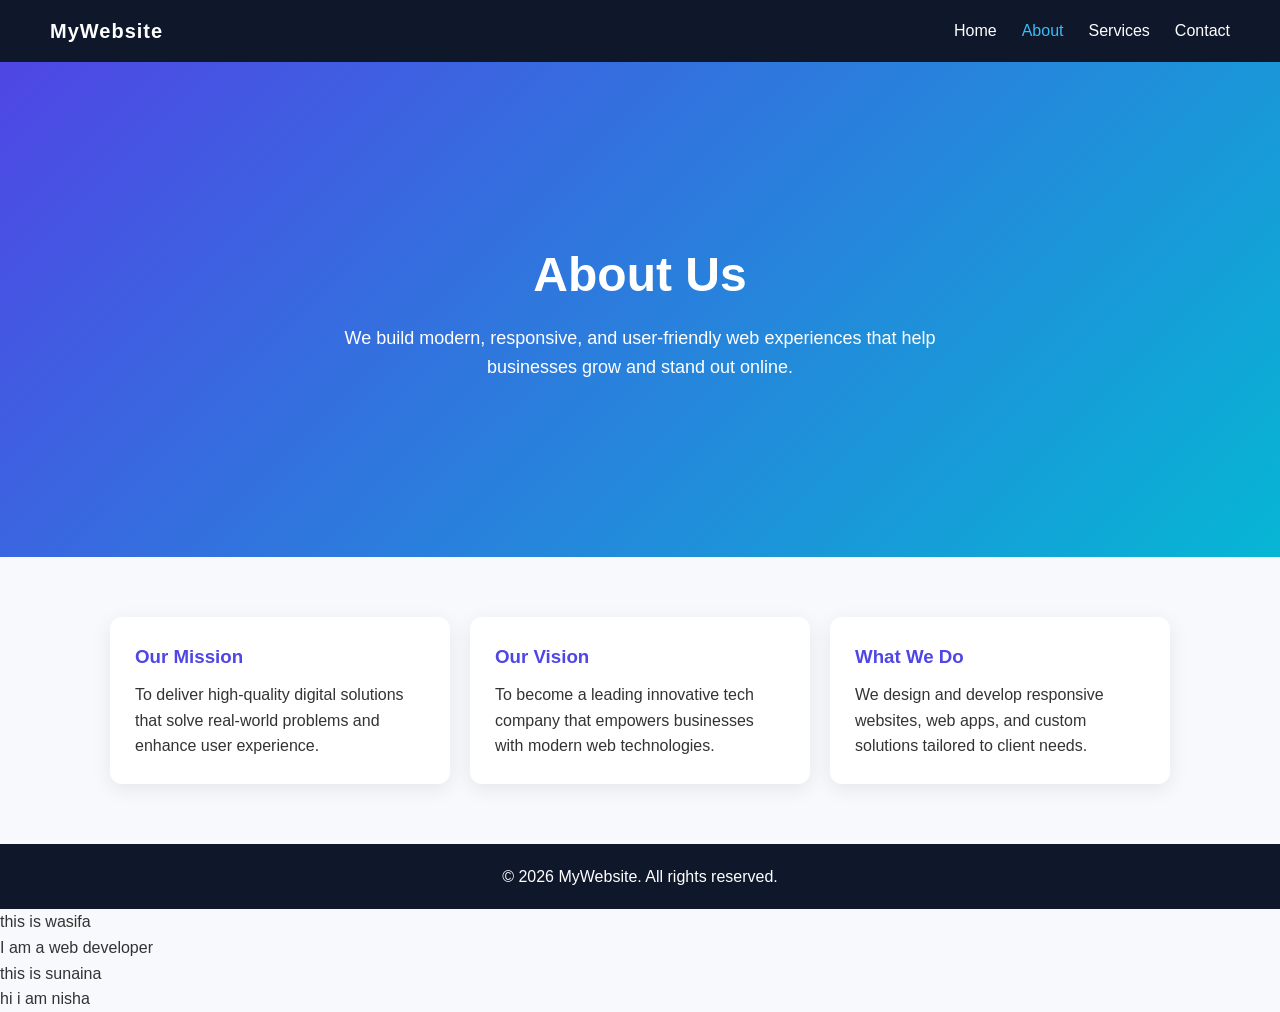
<file: about.html>
<!DOCTYPE html>
<html lang="en">
<head>
<meta charset="UTF-8">
<meta name="viewport" content="width=device-width, initial-scale=1.0">
<title>About Us</title>

<style>
    * {
        margin: 0;
        padding: 0;
        box-sizing: border-box;
        font-family: "Segoe UI", sans-serif;
    }

    body {
        background: #f7f9fc;
        color: #333;
        line-height: 1.6;
    }

    /* NAVBAR STYLE (for integration) */
    .navbar {
        display: flex;
        justify-content: space-between;
        align-items: center;
        padding: 15px 50px;
        background: #0f172a;
        color: #fff;
        position: sticky;
        top: 0;
        z-index: 1000;
    }

    .navbar .logo {
        font-size: 20px;
        font-weight: bold;
        letter-spacing: 1px;
    }

    .navbar ul {
        list-style: none;
        display: flex;
        gap: 25px;
    }

    .navbar ul li a {
        color: #fff;
        text-decoration: none;
        transition: 0.3s;
    }

    .navbar ul li a:hover {
        color: #38bdf8;
    }

    /* HERO SECTION */
    .hero {
        height: 55vh;
        display: flex;
        align-items: center;
        justify-content: center;
        text-align: center;
        background: linear-gradient(135deg, #4f46e5, #06b6d4);
        color: white;
        padding: 20px;
    }

    .hero h1 {
        font-size: 48px;
        margin-bottom: 10px;
    }

    .hero p {
        font-size: 18px;
        max-width: 600px;
    }

    /* ABOUT CONTENT */
    .about-container {
        max-width: 1100px;
        margin: 60px auto;
        padding: 0 20px;
        display: grid;
        grid-template-columns: repeat(auto-fit, minmax(250px, 1fr));
        gap: 20px;
    }

    .card {
        background: white;
        padding: 25px;
        border-radius: 12px;
        box-shadow: 0 5px 20px rgba(0,0,0,0.08);
        transition: 0.3s ease;
    }

    .card:hover {
        transform: translateY(-5px);
    }

    .card h3 {
        margin-bottom: 10px;
        color: #4f46e5;
    }

    /* FOOTER */
    footer {
        text-align: center;
        padding: 20px;
        background: #0f172a;
        color: #fff;
        margin-top: 50px;
    }

    /* RESPONSIVE */
    @media (max-width: 768px) {
        .navbar {
            flex-direction: column;
            gap: 10px;
        }

        .hero h1 {
            font-size: 32px;
        }
    }
</style>
</head>

<body>

<!-- NAVBAR -->
<div class="navbar">
    <div class="logo">MyWebsite</div>
    <ul>
        <li><a href="index.html">Home</a></li>
        <li><a href="about.html" style="color:#38bdf8;">About</a></li>
        <li><a href="services.html">Services</a></li>
        <li><a href="contact.html">Contact</a></li>
    </ul>
</div>

<!-- HERO -->
<section class="hero">
    <div>
        <h1>About Us</h1>
        <p>We build modern, responsive, and user-friendly web experiences that help businesses grow and stand out online.</p>
    </div>
</section>

<!-- ABOUT SECTION -->
<section class="about-container">

    <div class="card">
        <h3>Our Mission</h3>
        <p>To deliver high-quality digital solutions that solve real-world problems and enhance user experience.</p>
    </div>

    <div class="card">
        <h3>Our Vision</h3>
        <p>To become a leading innovative tech company that empowers businesses with modern web technologies.</p>
    </div>

    <div class="card">
        <h3>What We Do</h3>
        <p>We design and develop responsive websites, web apps, and custom solutions tailored to client needs.</p>
    </div>

</section>

<!-- FOOTER -->
<footer>
    © 2026 MyWebsite. All rights reserved.
</footer>

    <p>this is wasifa</p>
    <p>I am a web developer</p>
    <p>this is sunaina</p>
    <div>
        <p>
            hi i am nisha
        </p>
    </div>
</body>
</html>
</file>
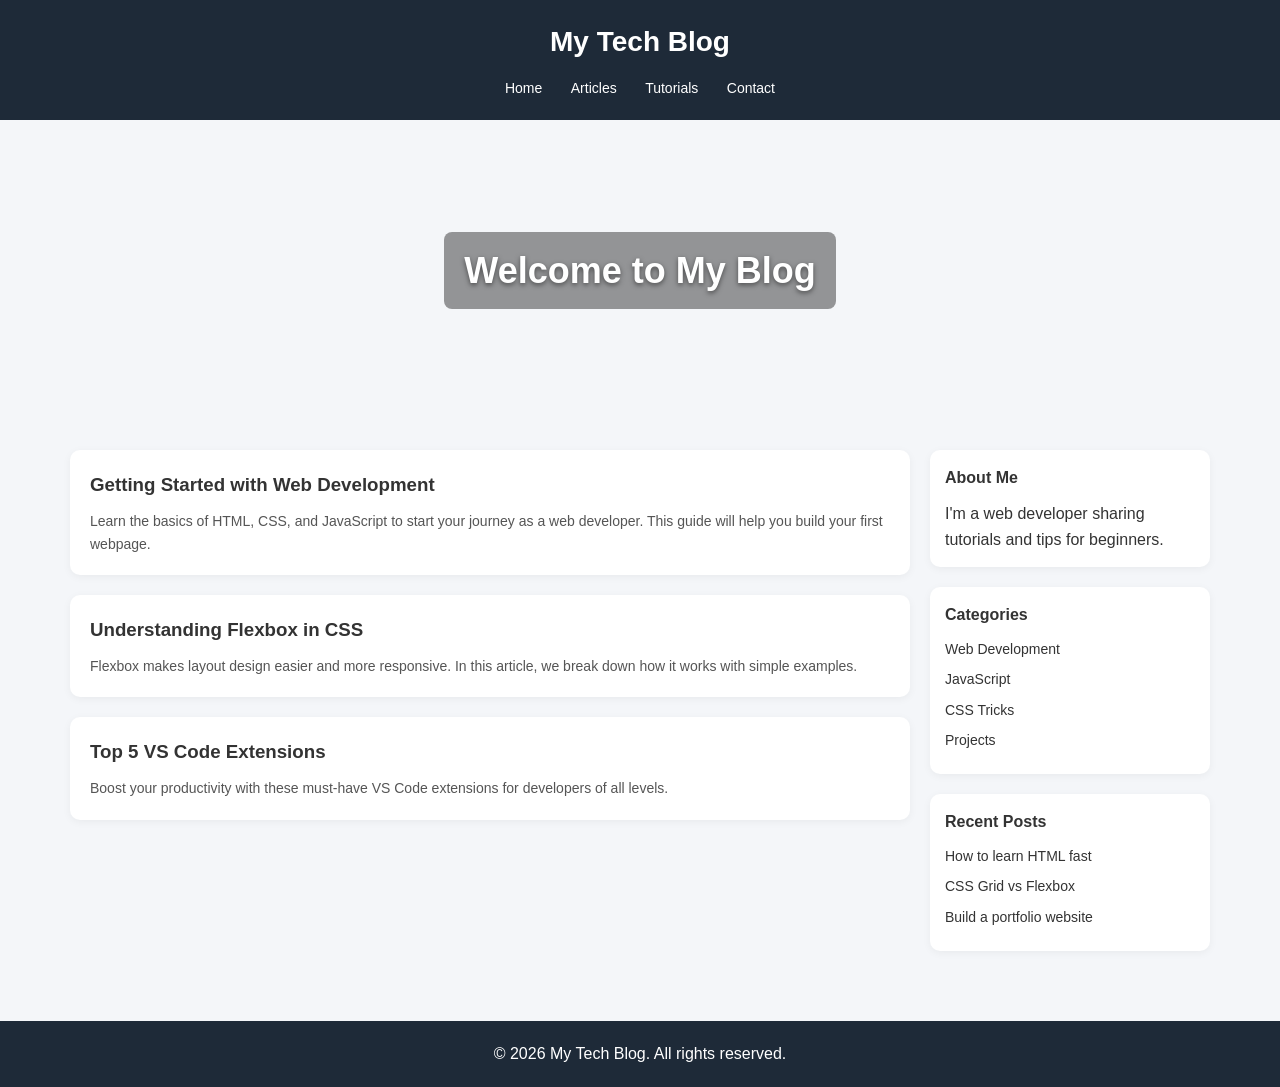
<file: blog.html>
<!DOCTYPE html>
<html lang="en">
<head>
  <meta charset="UTF-8" />
  <meta name="viewport" content="width=device-width, initial-scale=1.0"/>
  <title>My Blog</title>

  <style>
    * {
      margin: 0;
      padding: 0;
      box-sizing: border-box;
      font-family: Arial, sans-serif;
    }

    body {
      background: #f4f6f9;
      color: #333;
      line-height: 1.6;
    }

    header {
      background: #1e2a38;
      color: white;
      padding: 20px 40px;
      text-align: center;
    }

    header h1 {
      font-size: 28px;
    }

    nav {
      margin-top: 10px;
    }

    nav a {
      color: #fff;
      margin: 0 12px;
      text-decoration: none;
      font-size: 14px;
    }

    .hero {
      background: url('https://via.placeholder.com/1200x400') center/cover no-repeat;
      height: 300px;
      display: flex;
      align-items: center;
      justify-content: center;
      color: white;
      text-shadow: 0 2px 5px rgba(0,0,0,0.5);
    }

    .hero h2 {
      font-size: 36px;
      background: rgba(0,0,0,0.4);
      padding: 10px 20px;
      border-radius: 8px;
    }

    .container {
      display: flex;
      gap: 20px;
      padding: 30px;
      max-width: 1200px;
      margin: auto;
    }

    .posts {
      flex: 3;
    }

    .post {
      background: white;
      padding: 20px;
      margin-bottom: 20px;
      border-radius: 10px;
      box-shadow: 0 2px 8px rgba(0,0,0,0.05);
    }

    .post h3 {
      margin-bottom: 10px;
    }

    .post p {
      font-size: 14px;
      color: #555;
    }

    .sidebar {
      flex: 1;
    }

    .widget {
      background: white;
      padding: 15px;
      margin-bottom: 20px;
      border-radius: 10px;
      box-shadow: 0 2px 8px rgba(0,0,0,0.05);
    }

    .widget h4 {
      margin-bottom: 10px;
    }

    .widget ul {
      list-style: none;
    }

    .widget ul li {
      margin-bottom: 8px;
      font-size: 14px;
    }

    footer {
      text-align: center;
      padding: 20px;
      background: #1e2a38;
      color: white;
      margin-top: 20px;
    }

    @media (max-width: 768px) {
      .container {
        flex-direction: column;
      }

      .hero h2 {
        font-size: 24px;
      }
    }
  </style>
</head>

<body>

  <header>
    <h1>My Tech Blog</h1>
    <nav>
      <a href="./index.html">Home</a>
      <a href="#">Articles</a>
      <a href="#">Tutorials</a>
      <a href="#">Contact</a>
    </nav>
  </header>

  <div class="hero">
    <h2>Welcome to My Blog</h2>
  </div>

  <div class="container">

    <div class="posts">
      <div class="post">
        <h3>Getting Started with Web Development</h3>
        <p>
          Learn the basics of HTML, CSS, and JavaScript to start your journey
          as a web developer. This guide will help you build your first webpage.
        </p>
      </div>

      <div class="post">
        <h3>Understanding Flexbox in CSS</h3>
        <p>
          Flexbox makes layout design easier and more responsive. In this article,
          we break down how it works with simple examples.
        </p>
      </div>

      <div class="post">
        <h3>Top 5 VS Code Extensions</h3>
        <p>
          Boost your productivity with these must-have VS Code extensions for
          developers of all levels.
        </p>
      </div>
    </div>

    <aside class="sidebar">
      <div class="widget">
        <h4>About Me</h4>
        <p>I'm a web developer sharing tutorials and tips for beginners.</p>
      </div>

      <div class="widget">
        <h4>Categories</h4>
        <ul>
          <li>Web Development</li>
          <li>JavaScript</li>
          <li>CSS Tricks</li>
          <li>Projects</li>
        </ul>
      </div>

      <div class="widget">
        <h4>Recent Posts</h4>
        <ul>
          <li>How to learn HTML fast</li>
          <li>CSS Grid vs Flexbox</li>
          <li>Build a portfolio website</li>
        </ul>
      </div>
    </aside>

  </div>

  <footer>
    <p>© 2026 My Tech Blog. All rights reserved.</p>
  </footer>

</body>
</html>
</file>
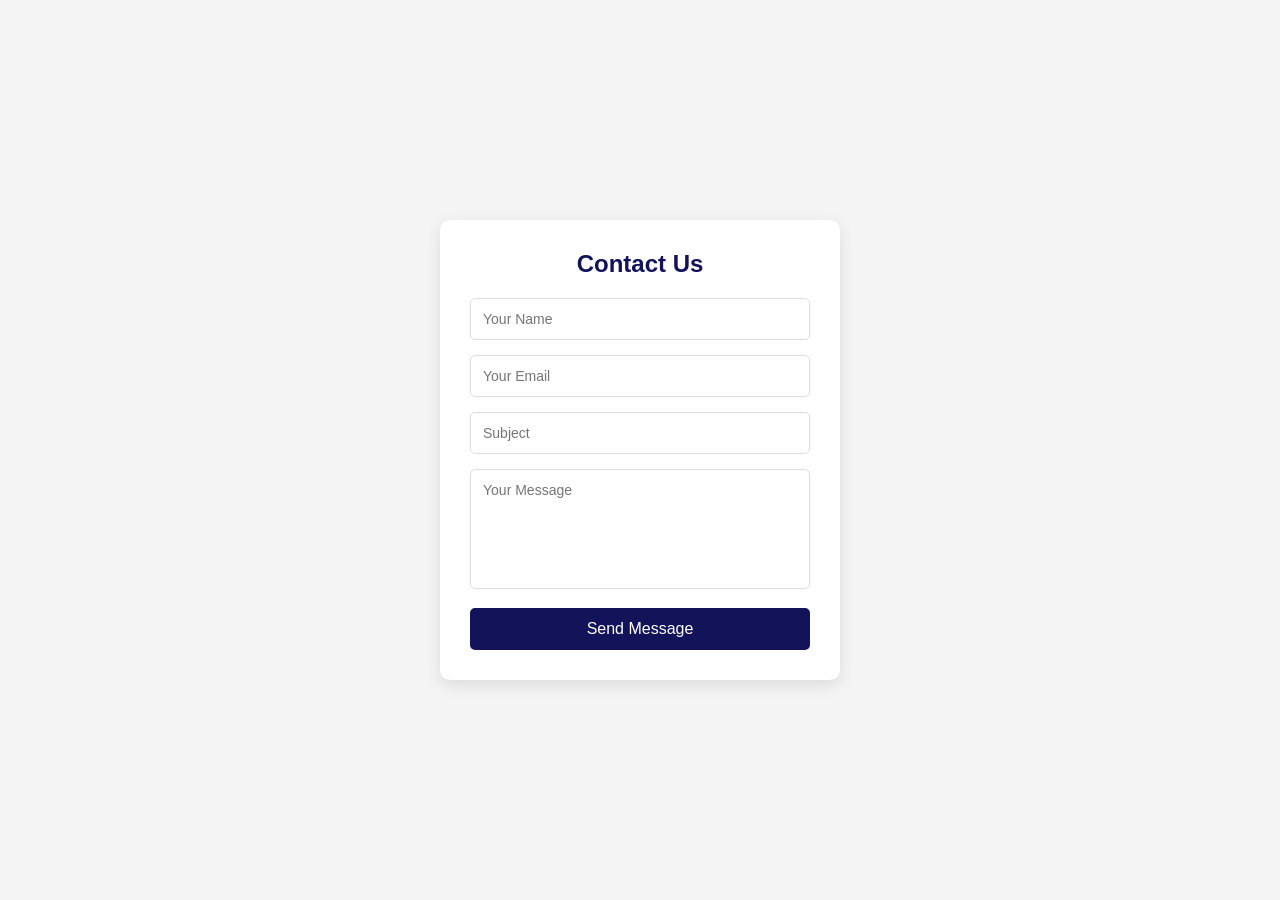
<file: contact.html>
<!DOCTYPE html>
<html lang="en">
<head>
<meta charset="UTF-8">
<meta name="viewport" content="width=device-width, initial-scale=1.0">
<title>Meridian — Supply Chain Operations</title>
<link rel="preconnect" href="https://fonts.googleapis.com">
<link href="https://fonts.googleapis.com/css2?family=Fraunces:ital,opsz,wght@0,9..144,400;0,9..144,500;0,9..144,600;1,9..144,400;1,9..144,500&family=Inter:wght@400;500;600&family=JetBrains+Mono:wght@400;500&display=swap" rel="stylesheet">
<!-- <link rel="stylesheet" href="style.css"><meta name="viewport" content="width=device-width, initial-scale=1.0"> -->
<title>Contact Us</title>

<style>
    * {
        margin: 0;
        padding: 0;
        box-sizing: border-box;
        font-family: Arial, sans-serif;
    }

    body {
        background: #f4f4f4;
        display: flex;
        justify-content: center;
        align-items: center;
        min-height: 100vh;
    }

    .contact-container {
        width: 400px;
        background: white;
        padding: 30px;
        border-radius: 10px;
        box-shadow: 0 5px 15px rgba(0,0,0,0.1);
    }

    .contact-container h2 {
        text-align: center;
        margin-bottom: 20px;
        color: #121358;
    }

    .input-box {
        margin-bottom: 15px;
    }

    .input-box input,
    .input-box textarea {
        width: 100%;
        padding: 12px;
        border: 1px solid #ddd;
        border-radius: 5px;
        outline: none;
        font-size: 14px;
    }

    .input-box textarea {
        resize: none;
        height: 120px;
    }

    .btn {
        width: 100%;
        padding: 12px;
        border: none;
        background: #121358;
        color: white;
        font-size: 16px;
        border-radius: 5px;
        cursor: pointer;
        transition: 0.3s;
    }

    .btn:hover {
        background: #F59E0B;
    }
</style>
</head>
<body>

<div class="contact-container">
    <h2>Contact Us</h2>

    <form>
        <div class="input-box">
            <input type="text" placeholder="Your Name" required>
        </div>

        <div class="input-box">
            <input type="email" placeholder="Your Email" required>
        </div>

        <div class="input-box">
            <input type="text" placeholder="Subject" required>
        </div>

        <div class="input-box">
            <textarea placeholder="Your Message" required></textarea>
        </div>

        <button type="submit" class="btn">Send Message</button>
    </form>
</div>

</body>
</html>
</file>
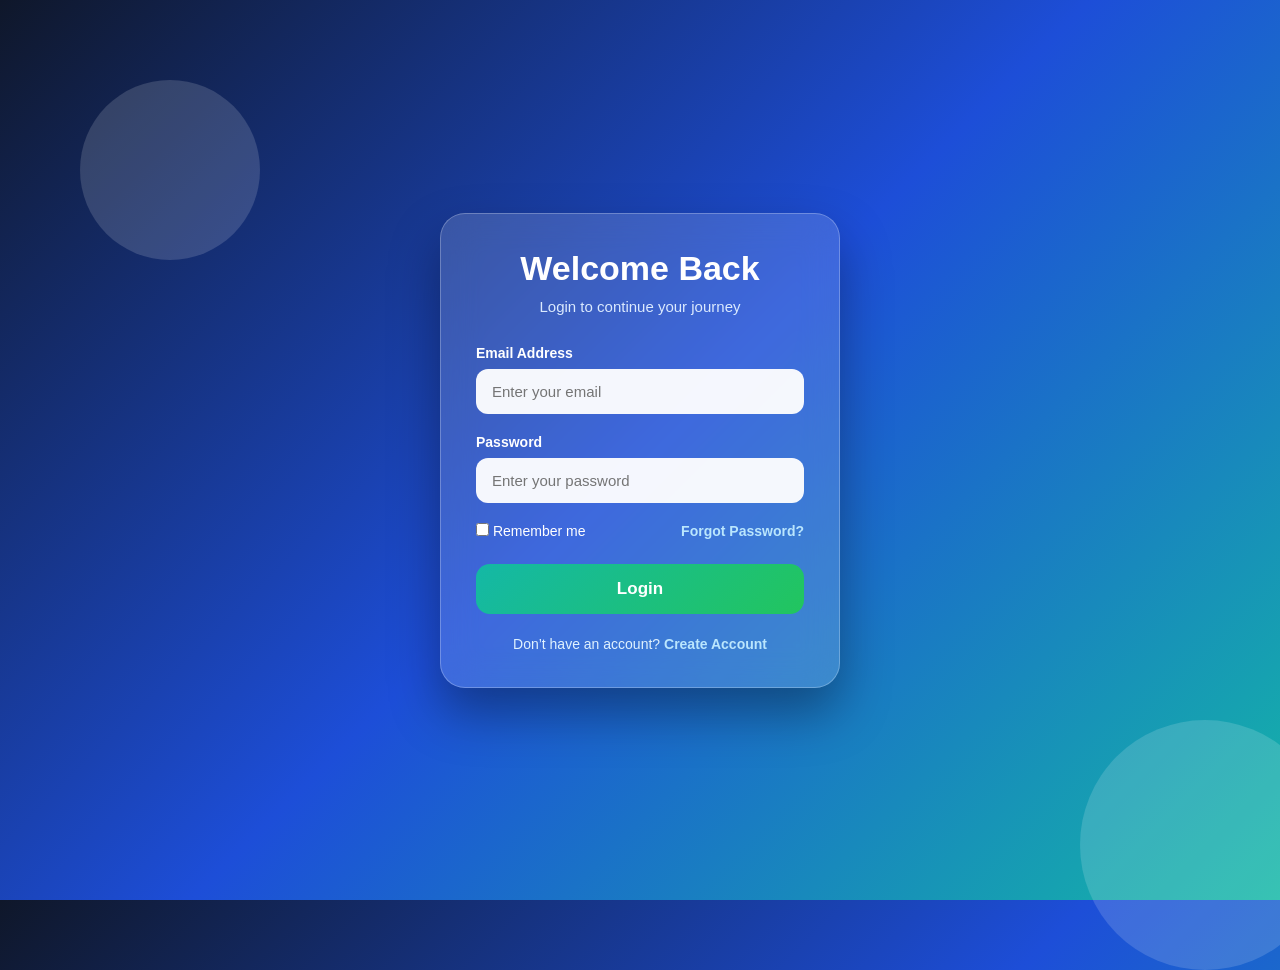
<file: login.html>
<!DOCTYPE html>
<html lang="en">
<head>
  <meta charset="UTF-8" />
  <meta name="viewport" content="width=device-width, initial-scale=1.0" />
  <title>form login
  </title>

  <style>
    * {
      margin: 0;
      padding: 0;
      box-sizing: border-box;
      font-family: Arial, sans-serif;
    }

    body {
      min-height: 100vh;
      display: flex;
      justify-content: center;
      align-items: center;
      background: linear-gradient(135deg, #0f172a, #1d4ed8, #14b8a6);
      overflow: hidden;
    }

    .circle {
      position: absolute;
      border-radius: 50%;
      background: rgba(255, 255, 255, 0.15);
      animation: float 6s infinite ease-in-out;
    }

    .circle-one {
      width: 180px;
      height: 180px;
      top: 80px;
      left: 80px;
    }

    .circle-two {
      width: 250px;
      height: 250px;
      bottom: -70px;
      right: -50px;
    }

    @keyframes float {
      0%, 100% {
        transform: translateY(0);
      }

      50% {
        transform: translateY(-25px);
      }
    }

    .login-box {
      width: 400px;
      padding: 35px;
      background: rgba(255, 255, 255, 0.15);
      border-radius: 25px;
      backdrop-filter: blur(18px);
      box-shadow: 0 25px 50px rgba(0, 0, 0, 0.35);
      border: 1px solid rgba(255, 255, 255, 0.25);
      color: white;
      z-index: 10;
    }

    .login-box h1 {
      text-align: center;
      font-size: 34px;
      margin-bottom: 10px;
    }

    .login-box p {
      text-align: center;
      color: #dbeafe;
      margin-bottom: 30px;
      font-size: 15px;
    }

    .input-group {
      margin-bottom: 20px;
    }

    .input-group label {
      display: block;
      margin-bottom: 8px;
      font-size: 14px;
      font-weight: bold;
    }

    .input-group input {
      width: 100%;
      padding: 14px 16px;
      border: none;
      outline: none;
      border-radius: 12px;
      font-size: 15px;
      background: rgba(255, 255, 255, 0.95);
      color: #0f172a;
    }

    .input-group input:focus {
      box-shadow: 0 0 0 3px rgba(20, 184, 166, 0.5);
    }

    .options {
      display: flex;
      justify-content: space-between;
      align-items: center;
      font-size: 14px;
      margin-bottom: 25px;
    }

    .options label {
      cursor: pointer;
    }

    .options a,
    .signup-text a {
      color: #bae6fd;
      text-decoration: none;
      font-weight: bold;
    }

    .options a:hover,
    .signup-text a:hover {
      text-decoration: underline;
    }

    .login-btn {
      width: 100%;
      padding: 15px;
      border: none;
      border-radius: 14px;
      background: linear-gradient(135deg, #14b8a6, #22c55e);
      color: white;
      font-size: 17px;
      font-weight: bold;
      cursor: pointer;
      transition: 0.3s;
    }

    .login-btn:hover {
      transform: translateY(-3px);
      box-shadow: 0 12px 25px rgba(20, 184, 166, 0.4);
    }

    .signup-text {
      text-align: center;
      margin-top: 22px;
      font-size: 14px;
      color: #e0f2fe;
    }

    @media (max-width: 480px) {
      .login-box {
        width: 90%;
        padding: 25px;
      }

      .login-box h1 {
        font-size: 28px;
      }

      .options {
        flex-direction: column;
        gap: 12px;
        align-items: flex-start;
      }
    }
  </style>
</head>

<body>

  <div class="circle circle-one"></div>
  <div class="circle circle-two"></div>

  <div class="login-box">
    <h1>Welcome Back</h1>
    <p>Login to continue your journey</p>

    <form>
      <div class="input-group">
        <label for="email">Email Address</label>
        <input 
          type="email" 
          id="email" 
          placeholder="Enter your email" 
          required
        />
      </div>

      <div class="input-group">
        <label for="password">Password</label>
        <input 
          type="password" 
          id="password" 
          placeholder="Enter your password" 
          required
        />
      </div>

      <div class="options">
        <label>
          <input type="checkbox" />
          Remember me
        </label>

        <a href="#">Forgot Password?</a>
      </div>

      <button type="submit" class="login-btn">Login</button>

      <div class="signup-text">
        Don’t have an account? <a href="#">Create Account</a>
      </div>
    </form>
  </div>

</body>
</html>
</file>
<file: style.css>
/* ===================================================================
   MERIDIAN — Supply Chain Operations Consultancy
   Design tokens
   =================================================================== */

:root {
  /* Color */
  --paper: #FAFAF8;
  --ink: #13151A;
  --steel: #3D5A80;
  --steel-deep: #2C4259;
  --line: #E8E6DF;
  --muted: #8A8F98;
  --paper-raised: #F2F0E9;

  /* Type */
  --font-display: 'Fraunces', Georgia, serif;
  --font-body: 'Inter', -apple-system, sans-serif;
  --font-mono: 'JetBrains Mono', 'Courier New', monospace;

  /* Scale */
  --container: 1160px;
  --gutter: clamp(24px, 5vw, 64px);
}

* { margin: 0; padding: 0; box-sizing: border-box; }

html { scroll-behavior: smooth; }

body {
  background: var(--paper);
  color: var(--ink);
  font-family: var(--font-body);
  font-size: 16px;
  line-height: 1.6;
  -webkit-font-smoothing: antialiased;
}

a { color: inherit; text-decoration: none; }
img { max-width: 100%; display: block; }
button { font-family: inherit; cursor: pointer; }

.wrap {
  max-width: var(--container);
  margin: 0 auto;
  padding-left: var(--gutter);
  padding-right: var(--gutter);
}

:focus-visible {
  outline: 2px solid var(--steel);
  outline-offset: 3px;
}

@media (prefers-reduced-motion: reduce) {
  *, *::before, *::after {
    animation-duration: 0.01ms !important;
    animation-iteration-count: 1 !important;
    transition-duration: 0.01ms !important;
    scroll-behavior: auto !important;
  }
}

/* ===================================================================
   ROUTE LINE — signature motif, thin animated line tracing a path
   =================================================================== */

.route-divider {
  position: relative;
  height: 2px;
  background: var(--line);
  overflow: hidden;
  margin: 0;
}

.route-divider::after {
  content: '';
  position: absolute;
  top: 0; left: -30%;
  width: 30%; height: 2px;
  background: var(--steel);
  animation: route-travel 7s ease-in-out infinite;
}

@keyframes route-travel {
  0%   { left: -30%; }
  50%  { left: 100%; }
  100% { left: -30%; }
}

/* ===================================================================
   NAV
   =================================================================== */

.nav {
  position: sticky;
  top: 0;
  z-index: 100;
  background: rgba(250, 250, 248, 0.92);
  backdrop-filter: blur(8px);
  border-bottom: 1px solid var(--line);
}

.nav-inner {
  display: flex;
  align-items: center;
  justify-content: space-between;
  height: 76px;
}

.logo {
  font-family: var(--font-display);
  font-size: 1.4rem;
  font-weight: 600;
  letter-spacing: -0.01em;
  display: flex;
  align-items: baseline;
  gap: 8px;
}

.logo-mark {
  width: 8px;
  height: 8px;
  background: var(--steel);
  border-radius: 50%;
  display: inline-block;
}

.nav-links {
  display: flex;
  align-items: center;
  gap: 2.5rem;
  list-style: none;
}

.nav-links a {
  font-size: 0.92rem;
  color: var(--ink);
  position: relative;
  padding: 4px 0;
  transition: color 0.2s;
}

.nav-links a::after {
  content: '';
  position: absolute;
  bottom: 0; left: 0;
  width: 0; height: 1px;
  background: var(--steel);
  transition: width 0.25s ease;
}

.nav-links a:hover::after,
.nav-links a.active::after {
  width: 100%;
}

.nav-cta {
  background: var(--ink);
  color: var(--paper);
  padding: 10px 22px;
  border-radius: 2px;
  font-size: 0.88rem;
  font-weight: 500;
  border: 1px solid var(--ink);
  transition: background 0.2s, color 0.2s;
}

.nav-cta:hover {
  background: transparent;
  color: var(--ink);
}

.nav-toggle {
  display: none;
  background: none;
  border: none;
  width: 28px;
  height: 20px;
  position: relative;
}

.nav-toggle span {
  position: absolute;
  left: 0;
  width: 100%;
  height: 1.5px;
  background: var(--ink);
  transition: 0.25s;
}
.nav-toggle span:nth-child(1) { top: 0; }
.nav-toggle span:nth-child(2) { top: 9px; }
.nav-toggle span:nth-child(3) { top: 18px; }

.nav-toggle.open span:nth-child(1) { transform: translateY(9px) rotate(45deg); }
.nav-toggle.open span:nth-child(2) { opacity: 0; }
.nav-toggle.open span:nth-child(3) { transform: translateY(-9px) rotate(-45deg); }

/* ===================================================================
   HERO
   =================================================================== */

.hero {
  padding: 7rem 0 6rem;
  position: relative;
}

.hero-eyebrow {
  font-family: var(--font-mono);
  font-size: 0.78rem;
  letter-spacing: 0.08em;
  text-transform: uppercase;
  color: var(--steel);
  margin-bottom: 1.5rem;
  display: flex;
  align-items: center;
  gap: 10px;
}

.hero-eyebrow::before {
  content: '';
  width: 28px;
  height: 1px;
  background: var(--steel);
}

.hero h1 {
  font-family: var(--font-display);
  font-size: clamp(2.6rem, 6vw, 4.6rem);
  line-height: 1.05;
  font-weight: 500;
  letter-spacing: -0.01em;
  max-width: 880px;
}

.hero h1 em {
  font-style: italic;
  color: var(--steel);
  font-weight: 400;
}

.hero-sub {
  margin-top: 1.75rem;
  font-size: 1.18rem;
  color: var(--muted);
  max-width: 560px;
  line-height: 1.65;
}

.hero-actions {
  margin-top: 2.75rem;
  display: flex;
  gap: 1rem;
  align-items: center;
  flex-wrap: wrap;
}

.btn-primary {
  background: var(--ink);
  color: var(--paper);
  padding: 14px 30px;
  border-radius: 2px;
  font-size: 0.95rem;
  font-weight: 500;
  border: 1px solid var(--ink);
  transition: background 0.2s, color 0.2s, transform 0.2s;
  display: inline-block;
}

.btn-primary:hover {
  background: var(--steel);
  border-color: var(--steel);
  transform: translateY(-1px);
}

.btn-ghost {
  padding: 14px 22px;
  font-size: 0.95rem;
  font-weight: 500;
  color: var(--ink);
  border-bottom: 1px solid var(--ink);
  transition: color 0.2s, border-color 0.2s;
}

.btn-ghost:hover {
  color: var(--steel);
  border-color: var(--steel);
}

/* Route map visual in hero */
.hero-routes {
  margin-top: 5rem;
}

.route-stats {
  display: grid;
  grid-template-columns: repeat(4, 1fr);
  border-top: 1px solid var(--line);
  border-bottom: 1px solid var(--line);
}

.route-stat {
  padding: 1.75rem var(--gutter) 1.75rem 0;
  border-right: 1px solid var(--line);
}

.route-stat:last-child { border-right: none; }

.route-stat .num {
  font-family: var(--font-display);
  font-size: 2.1rem;
  color: var(--ink);
  display: block;
}

.route-stat .label {
  font-size: 0.82rem;
  color: var(--muted);
  margin-top: 4px;
}

/* ===================================================================
   SECTION GENERICS
   =================================================================== */

section { position: relative; }

.section-pad {
  padding: 6rem 0;
}

.section-head {
  max-width: 640px;
  margin-bottom: 3.5rem;
}

.section-eyebrow {
  font-family: var(--font-mono);
  font-size: 0.76rem;
  letter-spacing: 0.08em;
  text-transform: uppercase;
  color: var(--steel);
  margin-bottom: 1rem;
}

.section-head h2 {
  font-family: var(--font-display);
  font-size: clamp(1.9rem, 3.6vw, 2.8rem);
  font-weight: 500;
  letter-spacing: -0.01em;
  line-height: 1.15;
}

.section-head p {
  margin-top: 1rem;
  color: var(--muted);
  font-size: 1.05rem;
}

/* ===================================================================
   ABOUT PAGE
   =================================================================== */

.about-hero {
  padding: 5rem 0 4rem;
  border-bottom: 1px solid var(--line);
}

.about-grid {
  display: grid;
  grid-template-columns: 1.1fr 0.9fr;
  gap: 4rem;
  align-items: start;
}

.about-lead {
  font-family: var(--font-display);
  font-size: clamp(1.5rem, 2.6vw, 2.1rem);
  line-height: 1.35;
  font-weight: 400;
}

.about-meta {
  border-left: 1px solid var(--line);
  padding-left: 2rem;
}

.about-meta dl {
  display: grid;
  gap: 1.4rem;
}

.about-meta dt {
  font-family: var(--font-mono);
  font-size: 0.74rem;
  text-transform: uppercase;
  letter-spacing: 0.06em;
  color: var(--muted);
  margin-bottom: 4px;
}

.about-meta dd {
  font-size: 1rem;
}

.timeline {
  display: grid;
  gap: 0;
  margin-top: 1rem;
}

.timeline-row {
  display: grid;
  grid-template-columns: 100px 1fr;
  gap: 2rem;
  padding: 2rem 0;
  border-top: 1px solid var(--line);
}

.timeline-row:last-child { border-bottom: 1px solid var(--line); }

.timeline-year {
  font-family: var(--font-mono);
  color: var(--steel);
  font-size: 0.95rem;
  padding-top: 2px;
}

.timeline-row h3 {
  font-family: var(--font-display);
  font-weight: 500;
  font-size: 1.2rem;
  margin-bottom: 0.4rem;
}

.timeline-row p {
  color: var(--muted);
  font-size: 0.96rem;
  max-width: 540px;
}

.values-grid {
  display: grid;
  grid-template-columns: repeat(3, 1fr);
  gap: 2.5rem;
  margin-top: 1rem;
}

.value-card .vc-num {
  font-family: var(--font-mono);
  color: var(--steel);
  font-size: 0.85rem;
  margin-bottom: 1rem;
  display: block;
}

.value-card h3 {
  font-family: var(--font-display);
  font-size: 1.25rem;
  font-weight: 500;
  margin-bottom: 0.6rem;
}

.value-card p {
  color: var(--muted);
  font-size: 0.95rem;
}

/* ===================================================================
   PRODUCT / SERVICES PAGE
   =================================================================== */

.product-list {
  display: grid;
  gap: 0;
}

.product-row {
  display: grid;
  grid-template-columns: 90px 1.3fr 1fr;
  gap: 2.5rem;
  padding: 2.75rem 0;
  border-top: 1px solid var(--line);
  align-items: start;
  transition: background 0.25s;
}

.product-row:last-child { border-bottom: 1px solid var(--line); }

.product-row:hover {
  background: var(--paper-raised);
}

.product-index {
  font-family: var(--font-mono);
  color: var(--muted);
  font-size: 0.9rem;
  padding-top: 4px;
}

.product-row h3 {
  font-family: var(--font-display);
  font-size: 1.5rem;
  font-weight: 500;
  margin-bottom: 0.6rem;
}

.product-row p {
  color: var(--muted);
  font-size: 0.98rem;
  max-width: 480px;
}

.product-tags {
  display: flex;
  flex-wrap: wrap;
  gap: 0.5rem;
  align-content: start;
}

.tag {
  font-family: var(--font-mono);
  font-size: 0.74rem;
  color: var(--steel);
  border: 1px solid var(--line);
  padding: 5px 11px;
  border-radius: 100px;
}

.pricing-band {
  background: var(--ink);
  color: var(--paper);
  padding: 4rem 0;
  margin-top: 5rem;
}

.pricing-band .section-eyebrow { color: #9FB3CC; }

.pricing-grid {
  display: grid;
  grid-template-columns: repeat(3, 1fr);
  gap: 2rem;
  margin-top: 2.5rem;
}

.price-card {
  border: 1px solid rgba(255,255,255,0.15);
  padding: 2rem;
}

.price-card.featured {
  border-color: var(--steel);
  background: rgba(61, 90, 128, 0.12);
}

.price-card h4 {
  font-family: var(--font-display);
  font-size: 1.2rem;
  margin-bottom: 0.5rem;
}

.price-card .price {
  font-family: var(--font-display);
  font-size: 2.2rem;
  margin: 1rem 0;
}

.price-card .price span {
  font-size: 0.9rem;
  font-family: var(--font-body);
  color: #9099A8;
}

.price-card ul {
  list-style: none;
  margin-top: 1.5rem;
  display: grid;
  gap: 0.7rem;
}

.price-card li {
  font-size: 0.9rem;
  color: #C7CBD3;
  padding-left: 1.2rem;
  position: relative;
}

.price-card li::before {
  content: '—';
  position: absolute;
  left: 0;
  color: var(--steel);
}

/* ===================================================================
   BLOG PAGE
   =================================================================== */

.blog-featured {
  display: grid;
  grid-template-columns: 1fr 1fr;
  gap: 3rem;
  align-items: center;
  padding-bottom: 4rem;
  border-bottom: 1px solid var(--line);
  margin-bottom: 4rem;
}

.blog-featured-art {
  aspect-ratio: 4/3;
  background: var(--paper-raised);
  border: 1px solid var(--line);
  position: relative;
  overflow: hidden;
}

.blog-featured-art svg { width: 100%; height: 100%; }

.blog-cat {
  font-family: var(--font-mono);
  font-size: 0.74rem;
  text-transform: uppercase;
  letter-spacing: 0.06em;
  color: var(--steel);
  margin-bottom: 1rem;
}

.blog-featured h2 {
  font-family: var(--font-display);
  font-size: clamp(1.7rem, 3vw, 2.3rem);
  font-weight: 500;
  line-height: 1.2;
  margin-bottom: 1rem;
}

.blog-featured p {
  color: var(--muted);
}

.blog-meta {
  margin-top: 1.5rem;
  display: flex;
  gap: 1.5rem;
  font-size: 0.85rem;
  color: var(--muted);
  font-family: var(--font-mono);
}

.blog-grid {
  display: grid;
  grid-template-columns: repeat(3, 1fr);
  gap: 2.5rem;
}

.blog-card-art {
  aspect-ratio: 16/10;
  background: var(--paper-raised);
  border: 1px solid var(--line);
  margin-bottom: 1.25rem;
  overflow: hidden;
}
.blog-card-art svg { width: 100%; height: 100%; }

.blog-card h3 {
  font-family: var(--font-display);
  font-size: 1.2rem;
  font-weight: 500;
  margin-bottom: 0.6rem;
  line-height: 1.3;
}

.blog-card p {
  color: var(--muted);
  font-size: 0.92rem;
}

/* ===================================================================
   CONTACT PAGE
   =================================================================== */

.contact-grid {
  display: grid;
  grid-template-columns: 0.9fr 1.1fr;
  gap: 4rem;
}

.contact-info dl {
  display: grid;
  gap: 2rem;
  margin-top: 2.5rem;
}

.contact-info dt {
  font-family: var(--font-mono);
  font-size: 0.76rem;
  text-transform: uppercase;
  letter-spacing: 0.06em;
  color: var(--muted);
  margin-bottom: 0.4rem;
}

.contact-info dd {
  font-size: 1.1rem;
  font-family: var(--font-display);
}

.contact-info dd a:hover { color: var(--steel); }

.form-field {
  margin-bottom: 1.6rem;
}

.form-field label {
  display: block;
  font-family: var(--font-mono);
  font-size: 0.76rem;
  text-transform: uppercase;
  letter-spacing: 0.06em;
  color: var(--muted);
  margin-bottom: 0.6rem;
}

.form-field input,
.form-field textarea,
.form-field select {
  width: 100%;
  border: none;
  border-bottom: 1px solid var(--line);
  background: transparent;
  padding: 10px 0;
  font-family: var(--font-body);
  font-size: 1rem;
  color: var(--ink);
  transition: border-color 0.2s;
}

.form-field input:focus,
.form-field textarea:focus,
.form-field select:focus {
  border-color: var(--steel);
  outline: none;
}

.form-row {
  display: grid;
  grid-template-columns: 1fr 1fr;
  gap: 2rem;
}

.form-field textarea {
  resize: vertical;
  min-height: 100px;
}

/* ===================================================================
   LOGIN PAGE
   =================================================================== */

.login-wrap {
  min-height: calc(100vh - 77px);
  display: grid;
  grid-template-columns: 1fr 1fr;
}

.login-visual {
  background: var(--ink);
  color: var(--paper);
  padding: var(--gutter);
  display: flex;
  flex-direction: column;
  justify-content: space-between;
  position: relative;
  overflow: hidden;
}

.login-visual-quote {
  font-family: var(--font-display);
  font-size: clamp(1.5rem, 2.6vw, 2rem);
  line-height: 1.4;
  max-width: 440px;
  font-weight: 400;
}

.login-visual-quote span {
  color: var(--steel);
}

.login-visual-attrib {
  font-family: var(--font-mono);
  font-size: 0.85rem;
  color: #9099A8;
}

.login-form-side {
  display: flex;
  align-items: center;
  justify-content: center;
  padding: var(--gutter);
}

.login-card {
  width: 100%;
  max-width: 400px;
}

.login-card h1 {
  font-family: var(--font-display);
  font-size: 2rem;
  font-weight: 500;
  margin-bottom: 0.6rem;
}

.login-card > p {
  color: var(--muted);
  margin-bottom: 2.5rem;
}

.login-options {
  margin-top: 2rem;
  display: flex;
  justify-content: space-between;
  align-items: center;
  font-size: 0.9rem;
}

.login-options a { color: var(--steel); }

.checkbox-field {
  display: flex;
  align-items: center;
  gap: 0.5rem;
}

.checkbox-field input { width: auto; }

.login-divider {
  display: flex;
  align-items: center;
  gap: 1rem;
  margin: 2rem 0;
  color: var(--muted);
  font-size: 0.85rem;
}

.login-divider::before,
.login-divider::after {
  content: '';
  flex: 1;
  height: 1px;
  background: var(--line);
}

.btn-block {
  width: 100%;
  text-align: center;
}

.btn-secondary-block {
  width: 100%;
  text-align: center;
  padding: 13px 0;
  border: 1px solid var(--line);
  border-radius: 2px;
  font-size: 0.95rem;
  font-weight: 500;
  transition: border-color 0.2s, background 0.2s;
}

.btn-secondary-block:hover {
  border-color: var(--ink);
  background: var(--paper-raised);
}

.login-footer-link {
  margin-top: 2rem;
  font-size: 0.92rem;
  color: var(--muted);
  text-align: center;
}

.login-footer-link a { color: var(--steel); font-weight: 500; }

/* route dots decoration on login visual */
.login-route-deco {
  position: absolute;
  bottom: -40px;
  right: -40px;
  width: 280px;
  height: 280px;
  opacity: 0.5;
}

/* ===================================================================
   SHARED: LOGOS STRIP / CTA BAND
   =================================================================== */

.logos-strip {
  border-top: 1px solid var(--line);
  border-bottom: 1px solid var(--line);
  padding: 2.5rem 0;
}

.logos-row {
  display: flex;
  justify-content: space-between;
  align-items: center;
  flex-wrap: wrap;
  gap: 2rem;
  color: var(--muted);
  font-family: var(--font-mono);
  font-size: 0.95rem;
  letter-spacing: 0.02em;
}

.cta-band {
  padding: 6rem 0;
  text-align: center;
}

.cta-band h2 {
  font-family: var(--font-display);
  font-size: clamp(2rem, 4vw, 3rem);
  font-weight: 500;
  max-width: 700px;
  margin: 0 auto 1.5rem;
  line-height: 1.2;
}

.cta-band p {
  color: var(--muted);
  max-width: 480px;
  margin: 0 auto 2.5rem;
  font-size: 1.05rem;
}

/* ===================================================================
   FOOTER — "systems map" signature element
   =================================================================== */

.footer {
  background: var(--ink);
  color: var(--paper);
  padding: 5rem 0 0;
}

.footer-map {
  padding-bottom: 4rem;
  border-bottom: 1px solid rgba(255,255,255,0.12);
  margin-bottom: 3rem;
}

.footer-map-label {
  font-family: var(--font-mono);
  font-size: 0.76rem;
  text-transform: uppercase;
  letter-spacing: 0.06em;
  color: #7A8699;
  margin-bottom: 2rem;
}

.footer-map svg {
  width: 100%;
  height: auto;
  display: block;
}

.footer-grid {
  display: grid;
  grid-template-columns: 1.4fr 1fr 1fr 1fr;
  gap: 2.5rem;
  padding-bottom: 3rem;
}

.footer-brand .logo { color: var(--paper); }

.footer-brand p {
  margin-top: 1.25rem;
  color: #9099A8;
  font-size: 0.92rem;
  max-width: 280px;
}

.footer-col h4 {
  font-family: var(--font-mono);
  font-size: 0.76rem;
  text-transform: uppercase;
  letter-spacing: 0.06em;
  color: #7A8699;
  margin-bottom: 1.25rem;
}

.footer-col ul {
  list-style: none;
  display: grid;
  gap: 0.85rem;
}

.footer-col a {
  color: #C7CBD3;
  font-size: 0.93rem;
  transition: color 0.2s;
}

.footer-col a:hover { color: var(--paper); }

.footer-bottom {
  border-top: 1px solid rgba(255,255,255,0.12);
  padding: 1.75rem 0;
  display: flex;
  justify-content: space-between;
  align-items: center;
  font-size: 0.85rem;
  color: #7A8699;
}

.footer-bottom-links {
  display: flex;
  gap: 1.5rem;
}

.footer-bottom-links a { color: #7A8699; }
.footer-bottom-links a:hover { color: var(--paper); }

/* ===================================================================
   PAGE SECTION VISIBILITY (single-file multi-page simulation)
   =================================================================== */

.page-section { display: none; }
.page-section.active { display: block; }

/* ===================================================================
   RESPONSIVE
   =================================================================== */

@media (max-width: 900px) {
  .nav-links { display: none; }
  .nav-toggle { display: block; }

  .nav-links.mobile-open {
    display: flex;
    position: absolute;
    top: 76px;
    left: 0; right: 0;
    background: var(--paper);
    border-bottom: 1px solid var(--line);
    flex-direction: column;
    padding: 1.5rem var(--gutter);
    gap: 1.5rem;
    align-items: flex-start;
  }

  .route-stats { grid-template-columns: repeat(2, 1fr); }
  .route-stat:nth-child(2) { border-right: none; }
  .route-stat { border-bottom: 1px solid var(--line); padding-bottom: 1.5rem; margin-bottom: 0; }
  .route-stat:nth-child(3), .route-stat:nth-child(4) { border-bottom: none; }

  .about-grid, .contact-grid { grid-template-columns: 1fr; gap: 2.5rem; }
  .about-meta { border-left: none; padding-left: 0; border-top: 1px solid var(--line); padding-top: 2rem; }

  .values-grid { grid-template-columns: 1fr; gap: 2rem; }
  .product-row { grid-template-columns: 1fr; gap: 0.75rem; }
  .pricing-grid { grid-template-columns: 1fr; }
  .blog-featured { grid-template-columns: 1fr; }
  .blog-grid { grid-template-columns: 1fr; gap: 2.5rem; }
  .footer-grid { grid-template-columns: 1fr 1fr; gap: 2rem; }
  .login-wrap { grid-template-columns: 1fr; }
  .login-visual { min-height: 280px; }
  .form-row { grid-template-columns: 1fr; }
  .footer-bottom { flex-direction: column; gap: 1rem; text-align: center; }
}

@media (max-width: 560px) {
  .footer-grid { grid-template-columns: 1fr; }
  .timeline-row { grid-template-columns: 1fr; gap: 0.5rem; }
}
</file>
